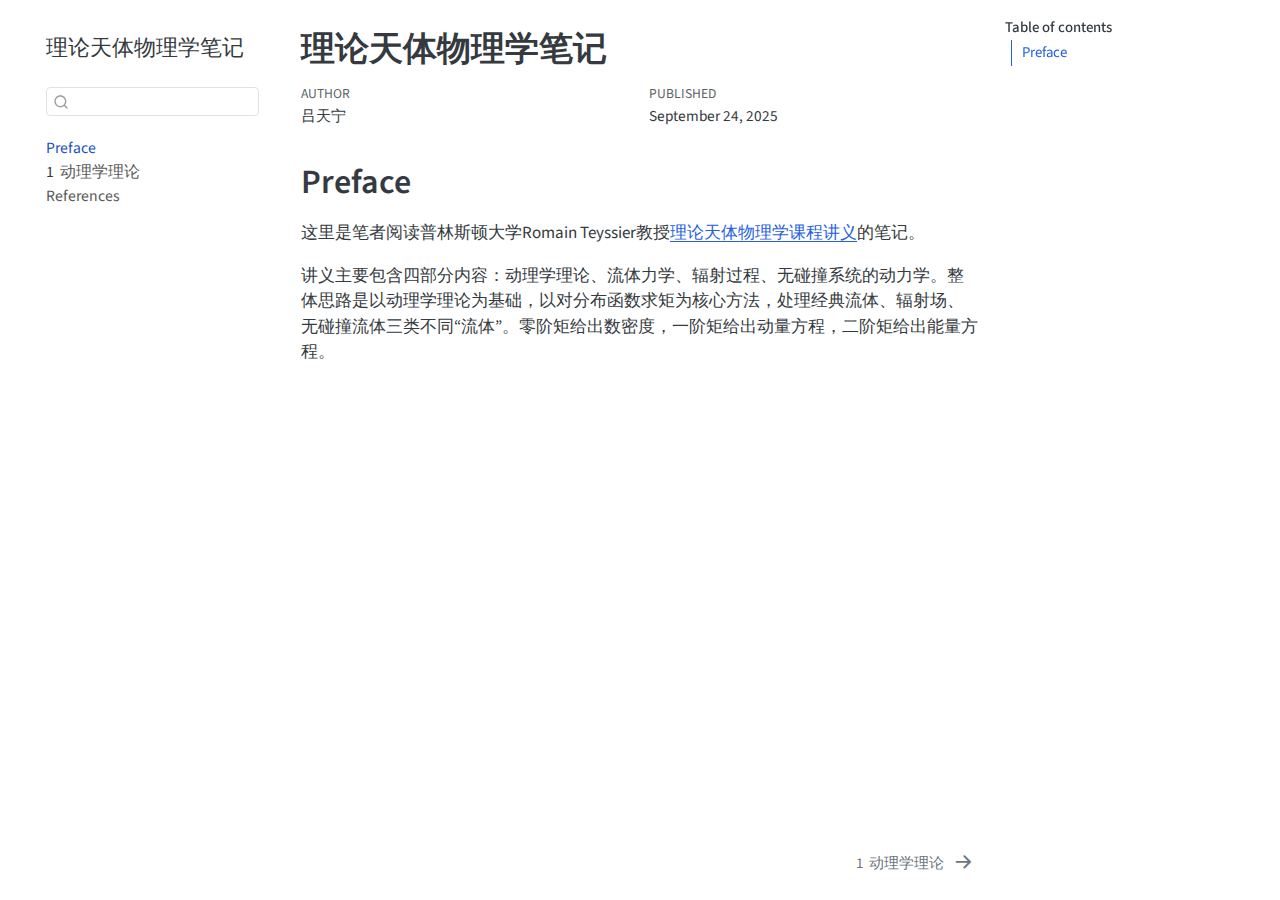
<file: _book/index.html>
<!DOCTYPE html>
<html xmlns="http://www.w3.org/1999/xhtml" lang="en" xml:lang="en"><head>

<meta charset="utf-8">
<meta name="generator" content="quarto-1.6.30">

<meta name="viewport" content="width=device-width, initial-scale=1.0, user-scalable=yes">

<meta name="author" content="吕天宁">
<meta name="dcterms.date" content="2025-09-24">

<title>理论天体物理学笔记</title>
<style>
code{white-space: pre-wrap;}
span.smallcaps{font-variant: small-caps;}
div.columns{display: flex; gap: min(4vw, 1.5em);}
div.column{flex: auto; overflow-x: auto;}
div.hanging-indent{margin-left: 1.5em; text-indent: -1.5em;}
ul.task-list{list-style: none;}
ul.task-list li input[type="checkbox"] {
  width: 0.8em;
  margin: 0 0.8em 0.2em -1em; /* quarto-specific, see https://github.com/quarto-dev/quarto-cli/issues/4556 */ 
  vertical-align: middle;
}
</style>


<script src="site_libs/quarto-nav/quarto-nav.js"></script>
<script src="site_libs/quarto-nav/headroom.min.js"></script>
<script src="site_libs/clipboard/clipboard.min.js"></script>
<script src="site_libs/quarto-search/autocomplete.umd.js"></script>
<script src="site_libs/quarto-search/fuse.min.js"></script>
<script src="site_libs/quarto-search/quarto-search.js"></script>
<meta name="quarto:offset" content="./">
<link href="./kinetics.html" rel="next">
<script src="site_libs/quarto-html/quarto.js"></script>
<script src="site_libs/quarto-html/popper.min.js"></script>
<script src="site_libs/quarto-html/tippy.umd.min.js"></script>
<script src="site_libs/quarto-html/anchor.min.js"></script>
<link href="site_libs/quarto-html/tippy.css" rel="stylesheet">
<link href="site_libs/quarto-html/quarto-syntax-highlighting-3a01e2046221230fdceeea94b1ec5d67.css" rel="stylesheet" id="quarto-text-highlighting-styles">
<script src="site_libs/bootstrap/bootstrap.min.js"></script>
<link href="site_libs/bootstrap/bootstrap-icons.css" rel="stylesheet">
<link href="site_libs/bootstrap/bootstrap-5588f382035e9e1324818ef5a1dcecb9.min.css" rel="stylesheet" append-hash="true" id="quarto-bootstrap" data-mode="light">
<script id="quarto-search-options" type="application/json">{
  "location": "sidebar",
  "copy-button": false,
  "collapse-after": 3,
  "panel-placement": "start",
  "type": "textbox",
  "limit": 50,
  "keyboard-shortcut": [
    "f",
    "/",
    "s"
  ],
  "show-item-context": false,
  "language": {
    "search-no-results-text": "No results",
    "search-matching-documents-text": "matching documents",
    "search-copy-link-title": "Copy link to search",
    "search-hide-matches-text": "Hide additional matches",
    "search-more-match-text": "more match in this document",
    "search-more-matches-text": "more matches in this document",
    "search-clear-button-title": "Clear",
    "search-text-placeholder": "",
    "search-detached-cancel-button-title": "Cancel",
    "search-submit-button-title": "Submit",
    "search-label": "Search"
  }
}</script>


</head>

<body class="nav-sidebar floating">

<div id="quarto-search-results"></div>
  <header id="quarto-header" class="headroom fixed-top">
  <nav class="quarto-secondary-nav">
    <div class="container-fluid d-flex">
      <button type="button" class="quarto-btn-toggle btn" data-bs-toggle="collapse" role="button" data-bs-target=".quarto-sidebar-collapse-item" aria-controls="quarto-sidebar" aria-expanded="false" aria-label="Toggle sidebar navigation" onclick="if (window.quartoToggleHeadroom) { window.quartoToggleHeadroom(); }">
        <i class="bi bi-layout-text-sidebar-reverse"></i>
      </button>
        <nav class="quarto-page-breadcrumbs" aria-label="breadcrumb"><ol class="breadcrumb"><li class="breadcrumb-item"><a href="./index.html">Preface</a></li></ol></nav>
        <a class="flex-grow-1" role="navigation" data-bs-toggle="collapse" data-bs-target=".quarto-sidebar-collapse-item" aria-controls="quarto-sidebar" aria-expanded="false" aria-label="Toggle sidebar navigation" onclick="if (window.quartoToggleHeadroom) { window.quartoToggleHeadroom(); }">      
        </a>
      <button type="button" class="btn quarto-search-button" aria-label="Search" onclick="window.quartoOpenSearch();">
        <i class="bi bi-search"></i>
      </button>
    </div>
  </nav>
</header>
<!-- content -->
<div id="quarto-content" class="quarto-container page-columns page-rows-contents page-layout-article">
<!-- sidebar -->
  <nav id="quarto-sidebar" class="sidebar collapse collapse-horizontal quarto-sidebar-collapse-item sidebar-navigation floating overflow-auto">
    <div class="pt-lg-2 mt-2 text-left sidebar-header">
    <div class="sidebar-title mb-0 py-0">
      <a href="./">理论天体物理学笔记</a> 
    </div>
      </div>
        <div class="mt-2 flex-shrink-0 align-items-center">
        <div class="sidebar-search">
        <div id="quarto-search" class="" title="Search"></div>
        </div>
        </div>
    <div class="sidebar-menu-container"> 
    <ul class="list-unstyled mt-1">
        <li class="sidebar-item">
  <div class="sidebar-item-container"> 
  <a href="./index.html" class="sidebar-item-text sidebar-link active">
 <span class="menu-text">Preface</span></a>
  </div>
</li>
        <li class="sidebar-item">
  <div class="sidebar-item-container"> 
  <a href="./kinetics.html" class="sidebar-item-text sidebar-link">
 <span class="menu-text"><span class="chapter-number">1</span>&nbsp; <span class="chapter-title">动理学理论</span></span></a>
  </div>
</li>
        <li class="sidebar-item">
  <div class="sidebar-item-container"> 
  <a href="./references.html" class="sidebar-item-text sidebar-link">
 <span class="menu-text">References</span></a>
  </div>
</li>
    </ul>
    </div>
</nav>
<div id="quarto-sidebar-glass" class="quarto-sidebar-collapse-item" data-bs-toggle="collapse" data-bs-target=".quarto-sidebar-collapse-item"></div>
<!-- margin-sidebar -->
    <div id="quarto-margin-sidebar" class="sidebar margin-sidebar">
        <nav id="TOC" role="doc-toc" class="toc-active">
    <h2 id="toc-title">Table of contents</h2>
   
  <ul>
  <li><a href="#preface" id="toc-preface" class="nav-link active" data-scroll-target="#preface">Preface</a></li>
  </ul>
</nav>
    </div>
<!-- main -->
<main class="content" id="quarto-document-content">

<header id="title-block-header" class="quarto-title-block default">
<div class="quarto-title">
<h1 class="title">理论天体物理学笔记</h1>
</div>



<div class="quarto-title-meta">

    <div>
    <div class="quarto-title-meta-heading">Author</div>
    <div class="quarto-title-meta-contents">
             <p>吕天宁 </p>
          </div>
  </div>
    
    <div>
    <div class="quarto-title-meta-heading">Published</div>
    <div class="quarto-title-meta-contents">
      <p class="date">September 24, 2025</p>
    </div>
  </div>
  
    
  </div>
  


</header>


<section id="preface" class="level1 unnumbered">
<h1 class="unnumbered">Preface</h1>
<p>这里是笔者阅读普林斯顿大学Romain Teyssier教授<a href="https://www.astro.princeton.edu/~rt3504/teaching.html">理论天体物理学课程讲义</a>的笔记。</p>
<p>讲义主要包含四部分内容：动理学理论、流体力学、辐射过程、无碰撞系统的动力学。整体思路是以动理学理论为基础，以对分布函数求矩为核心方法，处理经典流体、辐射场、无碰撞流体三类不同“流体”。零阶矩给出数密度，一阶矩给出动量方程，二阶矩给出能量方程。</p>


</section>

</main> <!-- /main -->
<script id="quarto-html-after-body" type="application/javascript">
window.document.addEventListener("DOMContentLoaded", function (event) {
  const toggleBodyColorMode = (bsSheetEl) => {
    const mode = bsSheetEl.getAttribute("data-mode");
    const bodyEl = window.document.querySelector("body");
    if (mode === "dark") {
      bodyEl.classList.add("quarto-dark");
      bodyEl.classList.remove("quarto-light");
    } else {
      bodyEl.classList.add("quarto-light");
      bodyEl.classList.remove("quarto-dark");
    }
  }
  const toggleBodyColorPrimary = () => {
    const bsSheetEl = window.document.querySelector("link#quarto-bootstrap");
    if (bsSheetEl) {
      toggleBodyColorMode(bsSheetEl);
    }
  }
  toggleBodyColorPrimary();  
  const icon = "";
  const anchorJS = new window.AnchorJS();
  anchorJS.options = {
    placement: 'right',
    icon: icon
  };
  anchorJS.add('.anchored');
  const isCodeAnnotation = (el) => {
    for (const clz of el.classList) {
      if (clz.startsWith('code-annotation-')) {                     
        return true;
      }
    }
    return false;
  }
  const onCopySuccess = function(e) {
    // button target
    const button = e.trigger;
    // don't keep focus
    button.blur();
    // flash "checked"
    button.classList.add('code-copy-button-checked');
    var currentTitle = button.getAttribute("title");
    button.setAttribute("title", "Copied!");
    let tooltip;
    if (window.bootstrap) {
      button.setAttribute("data-bs-toggle", "tooltip");
      button.setAttribute("data-bs-placement", "left");
      button.setAttribute("data-bs-title", "Copied!");
      tooltip = new bootstrap.Tooltip(button, 
        { trigger: "manual", 
          customClass: "code-copy-button-tooltip",
          offset: [0, -8]});
      tooltip.show();    
    }
    setTimeout(function() {
      if (tooltip) {
        tooltip.hide();
        button.removeAttribute("data-bs-title");
        button.removeAttribute("data-bs-toggle");
        button.removeAttribute("data-bs-placement");
      }
      button.setAttribute("title", currentTitle);
      button.classList.remove('code-copy-button-checked');
    }, 1000);
    // clear code selection
    e.clearSelection();
  }
  const getTextToCopy = function(trigger) {
      const codeEl = trigger.previousElementSibling.cloneNode(true);
      for (const childEl of codeEl.children) {
        if (isCodeAnnotation(childEl)) {
          childEl.remove();
        }
      }
      return codeEl.innerText;
  }
  const clipboard = new window.ClipboardJS('.code-copy-button:not([data-in-quarto-modal])', {
    text: getTextToCopy
  });
  clipboard.on('success', onCopySuccess);
  if (window.document.getElementById('quarto-embedded-source-code-modal')) {
    // For code content inside modals, clipBoardJS needs to be initialized with a container option
    // TODO: Check when it could be a function (https://github.com/zenorocha/clipboard.js/issues/860)
    const clipboardModal = new window.ClipboardJS('.code-copy-button[data-in-quarto-modal]', {
      text: getTextToCopy,
      container: window.document.getElementById('quarto-embedded-source-code-modal')
    });
    clipboardModal.on('success', onCopySuccess);
  }
    var localhostRegex = new RegExp(/^(?:http|https):\/\/localhost\:?[0-9]*\//);
    var mailtoRegex = new RegExp(/^mailto:/);
      var filterRegex = new RegExp('/' + window.location.host + '/');
    var isInternal = (href) => {
        return filterRegex.test(href) || localhostRegex.test(href) || mailtoRegex.test(href);
    }
    // Inspect non-navigation links and adorn them if external
 	var links = window.document.querySelectorAll('a[href]:not(.nav-link):not(.navbar-brand):not(.toc-action):not(.sidebar-link):not(.sidebar-item-toggle):not(.pagination-link):not(.no-external):not([aria-hidden]):not(.dropdown-item):not(.quarto-navigation-tool):not(.about-link)');
    for (var i=0; i<links.length; i++) {
      const link = links[i];
      if (!isInternal(link.href)) {
        // undo the damage that might have been done by quarto-nav.js in the case of
        // links that we want to consider external
        if (link.dataset.originalHref !== undefined) {
          link.href = link.dataset.originalHref;
        }
      }
    }
  function tippyHover(el, contentFn, onTriggerFn, onUntriggerFn) {
    const config = {
      allowHTML: true,
      maxWidth: 500,
      delay: 100,
      arrow: false,
      appendTo: function(el) {
          return el.parentElement;
      },
      interactive: true,
      interactiveBorder: 10,
      theme: 'quarto',
      placement: 'bottom-start',
    };
    if (contentFn) {
      config.content = contentFn;
    }
    if (onTriggerFn) {
      config.onTrigger = onTriggerFn;
    }
    if (onUntriggerFn) {
      config.onUntrigger = onUntriggerFn;
    }
    window.tippy(el, config); 
  }
  const noterefs = window.document.querySelectorAll('a[role="doc-noteref"]');
  for (var i=0; i<noterefs.length; i++) {
    const ref = noterefs[i];
    tippyHover(ref, function() {
      // use id or data attribute instead here
      let href = ref.getAttribute('data-footnote-href') || ref.getAttribute('href');
      try { href = new URL(href).hash; } catch {}
      const id = href.replace(/^#\/?/, "");
      const note = window.document.getElementById(id);
      if (note) {
        return note.innerHTML;
      } else {
        return "";
      }
    });
  }
  const xrefs = window.document.querySelectorAll('a.quarto-xref');
  const processXRef = (id, note) => {
    // Strip column container classes
    const stripColumnClz = (el) => {
      el.classList.remove("page-full", "page-columns");
      if (el.children) {
        for (const child of el.children) {
          stripColumnClz(child);
        }
      }
    }
    stripColumnClz(note)
    if (id === null || id.startsWith('sec-')) {
      // Special case sections, only their first couple elements
      const container = document.createElement("div");
      if (note.children && note.children.length > 2) {
        container.appendChild(note.children[0].cloneNode(true));
        for (let i = 1; i < note.children.length; i++) {
          const child = note.children[i];
          if (child.tagName === "P" && child.innerText === "") {
            continue;
          } else {
            container.appendChild(child.cloneNode(true));
            break;
          }
        }
        if (window.Quarto?.typesetMath) {
          window.Quarto.typesetMath(container);
        }
        return container.innerHTML
      } else {
        if (window.Quarto?.typesetMath) {
          window.Quarto.typesetMath(note);
        }
        return note.innerHTML;
      }
    } else {
      // Remove any anchor links if they are present
      const anchorLink = note.querySelector('a.anchorjs-link');
      if (anchorLink) {
        anchorLink.remove();
      }
      if (window.Quarto?.typesetMath) {
        window.Quarto.typesetMath(note);
      }
      // TODO in 1.5, we should make sure this works without a callout special case
      if (note.classList.contains("callout")) {
        return note.outerHTML;
      } else {
        return note.innerHTML;
      }
    }
  }
  for (var i=0; i<xrefs.length; i++) {
    const xref = xrefs[i];
    tippyHover(xref, undefined, function(instance) {
      instance.disable();
      let url = xref.getAttribute('href');
      let hash = undefined; 
      if (url.startsWith('#')) {
        hash = url;
      } else {
        try { hash = new URL(url).hash; } catch {}
      }
      if (hash) {
        const id = hash.replace(/^#\/?/, "");
        const note = window.document.getElementById(id);
        if (note !== null) {
          try {
            const html = processXRef(id, note.cloneNode(true));
            instance.setContent(html);
          } finally {
            instance.enable();
            instance.show();
          }
        } else {
          // See if we can fetch this
          fetch(url.split('#')[0])
          .then(res => res.text())
          .then(html => {
            const parser = new DOMParser();
            const htmlDoc = parser.parseFromString(html, "text/html");
            const note = htmlDoc.getElementById(id);
            if (note !== null) {
              const html = processXRef(id, note);
              instance.setContent(html);
            } 
          }).finally(() => {
            instance.enable();
            instance.show();
          });
        }
      } else {
        // See if we can fetch a full url (with no hash to target)
        // This is a special case and we should probably do some content thinning / targeting
        fetch(url)
        .then(res => res.text())
        .then(html => {
          const parser = new DOMParser();
          const htmlDoc = parser.parseFromString(html, "text/html");
          const note = htmlDoc.querySelector('main.content');
          if (note !== null) {
            // This should only happen for chapter cross references
            // (since there is no id in the URL)
            // remove the first header
            if (note.children.length > 0 && note.children[0].tagName === "HEADER") {
              note.children[0].remove();
            }
            const html = processXRef(null, note);
            instance.setContent(html);
          } 
        }).finally(() => {
          instance.enable();
          instance.show();
        });
      }
    }, function(instance) {
    });
  }
      let selectedAnnoteEl;
      const selectorForAnnotation = ( cell, annotation) => {
        let cellAttr = 'data-code-cell="' + cell + '"';
        let lineAttr = 'data-code-annotation="' +  annotation + '"';
        const selector = 'span[' + cellAttr + '][' + lineAttr + ']';
        return selector;
      }
      const selectCodeLines = (annoteEl) => {
        const doc = window.document;
        const targetCell = annoteEl.getAttribute("data-target-cell");
        const targetAnnotation = annoteEl.getAttribute("data-target-annotation");
        const annoteSpan = window.document.querySelector(selectorForAnnotation(targetCell, targetAnnotation));
        const lines = annoteSpan.getAttribute("data-code-lines").split(",");
        const lineIds = lines.map((line) => {
          return targetCell + "-" + line;
        })
        let top = null;
        let height = null;
        let parent = null;
        if (lineIds.length > 0) {
            //compute the position of the single el (top and bottom and make a div)
            const el = window.document.getElementById(lineIds[0]);
            top = el.offsetTop;
            height = el.offsetHeight;
            parent = el.parentElement.parentElement;
          if (lineIds.length > 1) {
            const lastEl = window.document.getElementById(lineIds[lineIds.length - 1]);
            const bottom = lastEl.offsetTop + lastEl.offsetHeight;
            height = bottom - top;
          }
          if (top !== null && height !== null && parent !== null) {
            // cook up a div (if necessary) and position it 
            let div = window.document.getElementById("code-annotation-line-highlight");
            if (div === null) {
              div = window.document.createElement("div");
              div.setAttribute("id", "code-annotation-line-highlight");
              div.style.position = 'absolute';
              parent.appendChild(div);
            }
            div.style.top = top - 2 + "px";
            div.style.height = height + 4 + "px";
            div.style.left = 0;
            let gutterDiv = window.document.getElementById("code-annotation-line-highlight-gutter");
            if (gutterDiv === null) {
              gutterDiv = window.document.createElement("div");
              gutterDiv.setAttribute("id", "code-annotation-line-highlight-gutter");
              gutterDiv.style.position = 'absolute';
              const codeCell = window.document.getElementById(targetCell);
              const gutter = codeCell.querySelector('.code-annotation-gutter');
              gutter.appendChild(gutterDiv);
            }
            gutterDiv.style.top = top - 2 + "px";
            gutterDiv.style.height = height + 4 + "px";
          }
          selectedAnnoteEl = annoteEl;
        }
      };
      const unselectCodeLines = () => {
        const elementsIds = ["code-annotation-line-highlight", "code-annotation-line-highlight-gutter"];
        elementsIds.forEach((elId) => {
          const div = window.document.getElementById(elId);
          if (div) {
            div.remove();
          }
        });
        selectedAnnoteEl = undefined;
      };
        // Handle positioning of the toggle
    window.addEventListener(
      "resize",
      throttle(() => {
        elRect = undefined;
        if (selectedAnnoteEl) {
          selectCodeLines(selectedAnnoteEl);
        }
      }, 10)
    );
    function throttle(fn, ms) {
    let throttle = false;
    let timer;
      return (...args) => {
        if(!throttle) { // first call gets through
            fn.apply(this, args);
            throttle = true;
        } else { // all the others get throttled
            if(timer) clearTimeout(timer); // cancel #2
            timer = setTimeout(() => {
              fn.apply(this, args);
              timer = throttle = false;
            }, ms);
        }
      };
    }
      // Attach click handler to the DT
      const annoteDls = window.document.querySelectorAll('dt[data-target-cell]');
      for (const annoteDlNode of annoteDls) {
        annoteDlNode.addEventListener('click', (event) => {
          const clickedEl = event.target;
          if (clickedEl !== selectedAnnoteEl) {
            unselectCodeLines();
            const activeEl = window.document.querySelector('dt[data-target-cell].code-annotation-active');
            if (activeEl) {
              activeEl.classList.remove('code-annotation-active');
            }
            selectCodeLines(clickedEl);
            clickedEl.classList.add('code-annotation-active');
          } else {
            // Unselect the line
            unselectCodeLines();
            clickedEl.classList.remove('code-annotation-active');
          }
        });
      }
  const findCites = (el) => {
    const parentEl = el.parentElement;
    if (parentEl) {
      const cites = parentEl.dataset.cites;
      if (cites) {
        return {
          el,
          cites: cites.split(' ')
        };
      } else {
        return findCites(el.parentElement)
      }
    } else {
      return undefined;
    }
  };
  var bibliorefs = window.document.querySelectorAll('a[role="doc-biblioref"]');
  for (var i=0; i<bibliorefs.length; i++) {
    const ref = bibliorefs[i];
    const citeInfo = findCites(ref);
    if (citeInfo) {
      tippyHover(citeInfo.el, function() {
        var popup = window.document.createElement('div');
        citeInfo.cites.forEach(function(cite) {
          var citeDiv = window.document.createElement('div');
          citeDiv.classList.add('hanging-indent');
          citeDiv.classList.add('csl-entry');
          var biblioDiv = window.document.getElementById('ref-' + cite);
          if (biblioDiv) {
            citeDiv.innerHTML = biblioDiv.innerHTML;
          }
          popup.appendChild(citeDiv);
        });
        return popup.innerHTML;
      });
    }
  }
});
</script>
<nav class="page-navigation">
  <div class="nav-page nav-page-previous">
  </div>
  <div class="nav-page nav-page-next">
      <a href="./kinetics.html" class="pagination-link" aria-label="动理学理论">
        <span class="nav-page-text"><span class="chapter-number">1</span>&nbsp; <span class="chapter-title">动理学理论</span></span> <i class="bi bi-arrow-right-short"></i>
      </a>
  </div>
</nav>
</div> <!-- /content -->




</body></html>
</file>
<file: _book/site_libs/quarto-html/tippy.css>
.tippy-box[data-animation=fade][data-state=hidden]{opacity:0}[data-tippy-root]{max-width:calc(100vw - 10px)}.tippy-box{position:relative;background-color:#333;color:#fff;border-radius:4px;font-size:14px;line-height:1.4;white-space:normal;outline:0;transition-property:transform,visibility,opacity}.tippy-box[data-placement^=top]>.tippy-arrow{bottom:0}.tippy-box[data-placement^=top]>.tippy-arrow:before{bottom:-7px;left:0;border-width:8px 8px 0;border-top-color:initial;transform-origin:center top}.tippy-box[data-placement^=bottom]>.tippy-arrow{top:0}.tippy-box[data-placement^=bottom]>.tippy-arrow:before{top:-7px;left:0;border-width:0 8px 8px;border-bottom-color:initial;transform-origin:center bottom}.tippy-box[data-placement^=left]>.tippy-arrow{right:0}.tippy-box[data-placement^=left]>.tippy-arrow:before{border-width:8px 0 8px 8px;border-left-color:initial;right:-7px;transform-origin:center left}.tippy-box[data-placement^=right]>.tippy-arrow{left:0}.tippy-box[data-placement^=right]>.tippy-arrow:before{left:-7px;border-width:8px 8px 8px 0;border-right-color:initial;transform-origin:center right}.tippy-box[data-inertia][data-state=visible]{transition-timing-function:cubic-bezier(.54,1.5,.38,1.11)}.tippy-arrow{width:16px;height:16px;color:#333}.tippy-arrow:before{content:"";position:absolute;border-color:transparent;border-style:solid}.tippy-content{position:relative;padding:5px 9px;z-index:1}
</file>
<file: _book/site_libs/quarto-html/quarto-syntax-highlighting-3a01e2046221230fdceeea94b1ec5d67.css>
/* quarto syntax highlight colors */
:root {
  --quarto-hl-ot-color: #003B4F;
  --quarto-hl-at-color: #657422;
  --quarto-hl-ss-color: #20794D;
  --quarto-hl-an-color: #5E5E5E;
  --quarto-hl-fu-color: #4758AB;
  --quarto-hl-st-color: #20794D;
  --quarto-hl-cf-color: #003B4F;
  --quarto-hl-op-color: #5E5E5E;
  --quarto-hl-er-color: #AD0000;
  --quarto-hl-bn-color: #AD0000;
  --quarto-hl-al-color: #AD0000;
  --quarto-hl-va-color: #111111;
  --quarto-hl-bu-color: inherit;
  --quarto-hl-ex-color: inherit;
  --quarto-hl-pp-color: #AD0000;
  --quarto-hl-in-color: #5E5E5E;
  --quarto-hl-vs-color: #20794D;
  --quarto-hl-wa-color: #5E5E5E;
  --quarto-hl-do-color: #5E5E5E;
  --quarto-hl-im-color: #00769E;
  --quarto-hl-ch-color: #20794D;
  --quarto-hl-dt-color: #AD0000;
  --quarto-hl-fl-color: #AD0000;
  --quarto-hl-co-color: #5E5E5E;
  --quarto-hl-cv-color: #5E5E5E;
  --quarto-hl-cn-color: #8f5902;
  --quarto-hl-sc-color: #5E5E5E;
  --quarto-hl-dv-color: #AD0000;
  --quarto-hl-kw-color: #003B4F;
}

/* other quarto variables */
:root {
  --quarto-font-monospace: SFMono-Regular, Menlo, Monaco, Consolas, "Liberation Mono", "Courier New", monospace;
}

pre > code.sourceCode > span {
  color: #003B4F;
}

code span {
  color: #003B4F;
}

code.sourceCode > span {
  color: #003B4F;
}

div.sourceCode,
div.sourceCode pre.sourceCode {
  color: #003B4F;
}

code span.ot {
  color: #003B4F;
  font-style: inherit;
}

code span.at {
  color: #657422;
  font-style: inherit;
}

code span.ss {
  color: #20794D;
  font-style: inherit;
}

code span.an {
  color: #5E5E5E;
  font-style: inherit;
}

code span.fu {
  color: #4758AB;
  font-style: inherit;
}

code span.st {
  color: #20794D;
  font-style: inherit;
}

code span.cf {
  color: #003B4F;
  font-weight: bold;
  font-style: inherit;
}

code span.op {
  color: #5E5E5E;
  font-style: inherit;
}

code span.er {
  color: #AD0000;
  font-style: inherit;
}

code span.bn {
  color: #AD0000;
  font-style: inherit;
}

code span.al {
  color: #AD0000;
  font-style: inherit;
}

code span.va {
  color: #111111;
  font-style: inherit;
}

code span.bu {
  font-style: inherit;
}

code span.ex {
  font-style: inherit;
}

code span.pp {
  color: #AD0000;
  font-style: inherit;
}

code span.in {
  color: #5E5E5E;
  font-style: inherit;
}

code span.vs {
  color: #20794D;
  font-style: inherit;
}

code span.wa {
  color: #5E5E5E;
  font-style: italic;
}

code span.do {
  color: #5E5E5E;
  font-style: italic;
}

code span.im {
  color: #00769E;
  font-style: inherit;
}

code span.ch {
  color: #20794D;
  font-style: inherit;
}

code span.dt {
  color: #AD0000;
  font-style: inherit;
}

code span.fl {
  color: #AD0000;
  font-style: inherit;
}

code span.co {
  color: #5E5E5E;
  font-style: inherit;
}

code span.cv {
  color: #5E5E5E;
  font-style: italic;
}

code span.cn {
  color: #8f5902;
  font-style: inherit;
}

code span.sc {
  color: #5E5E5E;
  font-style: inherit;
}

code span.dv {
  color: #AD0000;
  font-style: inherit;
}

code span.kw {
  color: #003B4F;
  font-weight: bold;
  font-style: inherit;
}

.prevent-inlining {
  content: "</";
}

/*# sourceMappingURL=6e035cff77b1ce7bccdb34b2a4b19b48.css.map */
</file>
